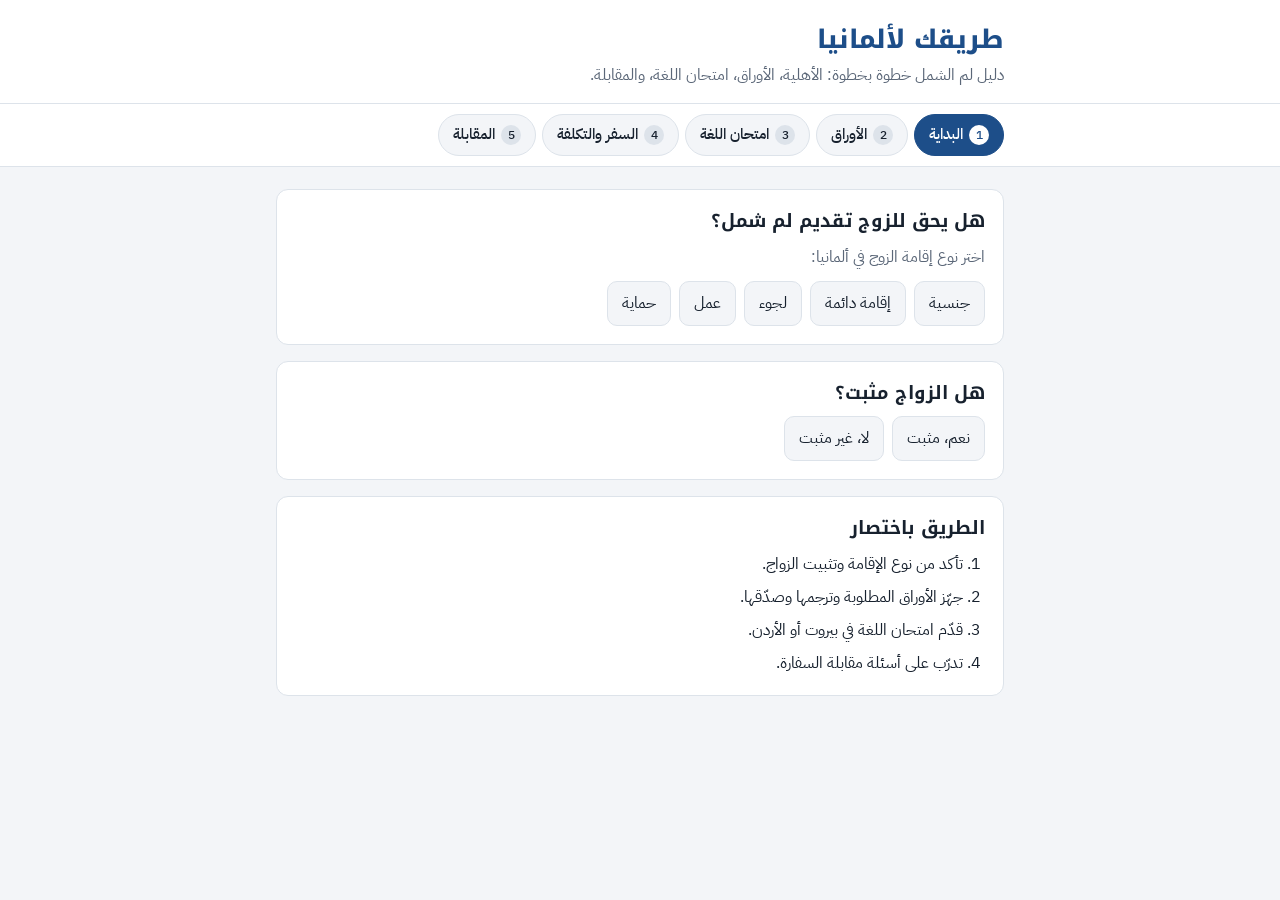
<file: lam-shamel/index.html>
<!doctype html>
<html lang="ar" dir="rtl">
<head>
<meta charset="utf-8">
<meta name="viewport" content="width=device-width, initial-scale=1, viewport-fit=cover">
<title>طريقك لألمانيا</title>
<meta name="claude:viewport-fit-sides" content="cover">
<link rel="preconnect" href="https://fonts.googleapis.com">
<link rel="stylesheet" href="https://fonts.googleapis.com/css2?family=IBM+Plex+Sans+Arabic:wght@400;500;700&family=Noto+Kufi+Arabic:wght@600;800&display=swap">
<style>
/* Layout: one narrow column, sticky tab bar, each tab = one step of the file */
:root{
  --bg:#f3f5f8; --card:#ffffff; --fg:#17212e; --muted:#5b6778; --line:#dde3ea;
  --ink:#1d4e89; --ink-soft:#e5eef9; --stamp:#b3261e; --stamp-soft:#fbe9e7;
  --ok:#1f7a4d; --ok-soft:#e3f4ea; --warn:#946200; --warn-soft:#fdf3d8;
  --f-display:"Noto Kufi Arabic","IBM Plex Sans Arabic",Tahoma,sans-serif;
  --f-body:"IBM Plex Sans Arabic",Tahoma,"Segoe UI",sans-serif;
}
@media (prefers-color-scheme: dark){:root:not([data-theme="light"]){
  --bg:#10161f; --card:#18212d; --fg:#e8edf3; --muted:#9aa7b8; --line:#2a3646;
  --ink:#7fb0ec; --ink-soft:#1c2c42; --stamp:#f08a80; --stamp-soft:#3a1f1d;
  --ok:#6fcf9b; --ok-soft:#173326; --warn:#e6c062; --warn-soft:#33290f; color-scheme:dark}}
:root[data-theme="dark"]{
  --bg:#10161f; --card:#18212d; --fg:#e8edf3; --muted:#9aa7b8; --line:#2a3646;
  --ink:#7fb0ec; --ink-soft:#1c2c42; --stamp:#f08a80; --stamp-soft:#3a1f1d;
  --ok:#6fcf9b; --ok-soft:#173326; --warn:#e6c062; --warn-soft:#33290f; color-scheme:dark}
*{box-sizing:border-box}
body{background:var(--bg);color:var(--fg);font-family:var(--f-body);font-size:16px;line-height:1.7;direction:rtl}
body::before{content:"";position:fixed;inset:0 0 auto;height:env(safe-area-inset-top,0px);z-index:10;background:var(--card)}
.wrap{max-width:760px;margin:0 auto;padding-left:max(16px,env(safe-area-inset-left,0px));padding-right:max(16px,env(safe-area-inset-right,0px))}
header.top{background:var(--card);border-bottom:1px solid var(--line)}
header.top .wrap{padding-block:22px 14px}
h1,h2,h3{font-family:var(--f-display);text-wrap:balance;margin:0;line-height:1.4}
h1{font-size:1.6rem;font-weight:800;color:var(--ink)}
.sub{color:var(--muted);margin:4px 0 0}
nav.tabs{position:sticky;top:env(safe-area-inset-top,0px);z-index:5;background:var(--card);border-bottom:1px solid var(--line)}
nav.tabs .wrap{display:flex;gap:6px;overflow-x:auto;padding-block:10px;scrollbar-width:none}
nav.tabs button{flex:0 0 auto;font:inherit;font-weight:500;font-size:.95rem;border:1px solid var(--line);background:var(--bg);color:var(--fg);padding:7px 14px;border-radius:999px;cursor:pointer;display:flex;gap:6px;align-items:center}
nav.tabs button .n{font-size:.75rem;background:var(--line);border-radius:999px;width:20px;height:20px;display:grid;place-items:center}
nav.tabs button[aria-selected="true"]{background:var(--ink);color:var(--card);border-color:var(--ink)}
nav.tabs button[aria-selected="true"] .n{background:var(--card);color:var(--ink)}
button:focus-visible,select:focus-visible,input:focus-visible{outline:3px solid var(--ink);outline-offset:2px}
main .wrap{padding-block:22px 48px;display:flex;flex-direction:column;gap:18px}
section[role=tabpanel]{display:flex;flex-direction:column;gap:16px}
.card{background:var(--card);border:1px solid var(--line);border-radius:12px;padding:18px}
.card h2{font-size:1.15rem;margin-bottom:10px}
.lead{font-size:1.05rem;margin:0}
.muted{color:var(--muted)}
.chips{display:flex;flex-wrap:wrap;gap:8px}
.chip{border:1px solid var(--line);background:var(--bg);color:var(--fg);font:inherit;padding:8px 14px;border-radius:10px;cursor:pointer}
.chip[aria-pressed="true"]{border-color:var(--ink);background:var(--ink-soft);color:var(--ink);font-weight:700}
.result{margin-top:14px;padding:12px 14px;border-radius:10px;font-weight:500}
.result.ok{background:var(--ok-soft);color:var(--ok)}
.result.no{background:var(--stamp-soft);color:var(--stamp)}
.note{background:var(--warn-soft);color:var(--warn);border-radius:10px;padding:10px 14px;font-size:.95rem}
.price-row{display:grid;grid-template-columns:repeat(auto-fit,minmax(200px,1fr));gap:12px}
.price{border:1px solid var(--line);border-radius:10px;padding:14px;display:flex;flex-direction:column;gap:2px}
.price b{font-family:var(--f-display);font-size:1.5rem;color:var(--ink);font-variant-numeric:tabular-nums}
.progress{display:flex;align-items:center;gap:12px}
.bar{flex:1;height:10px;background:var(--line);border-radius:99px;overflow:hidden}
.bar i{display:block;height:100%;background:var(--ok);width:0;transition:width .3s}
.group h3{font-size:1rem;color:var(--muted);margin:6px 0 8px}
.check{display:flex;gap:12px;align-items:flex-start;padding:12px 0;border-top:1px solid var(--line);cursor:pointer}
.check:first-of-type{border-top:0}
.check input{width:22px;height:22px;margin-top:3px;accent-color:var(--ok);flex:0 0 auto}
.check .t{font-weight:700}
.check .d{color:var(--muted);font-size:.93rem}
.check.done .t{text-decoration:line-through;color:var(--muted)}
.tag{display:inline-block;font-size:.75rem;font-weight:500;background:var(--warn-soft);color:var(--warn);border-radius:6px;padding:0 8px;margin-inline-start:6px}
.btn{font:inherit;font-weight:500;border:1px solid var(--ink);background:var(--ink);color:var(--card);padding:9px 18px;border-radius:10px;cursor:pointer}
.btn.ghost{background:transparent;color:var(--ink)}
.btn:disabled{opacity:.4;cursor:default}
.qcard{text-align:center;padding:28px 18px}
.qnum{color:var(--muted);font-size:.9rem}
.qtext{font-family:var(--f-display);font-size:1.45rem;font-weight:600;margin:10px 0 18px;min-height:2.6em;display:grid;place-items:center}
.qcard textarea{width:100%;font:inherit;border:1px solid var(--line);background:var(--bg);color:var(--fg);border-radius:10px;padding:10px;min-height:70px;resize:vertical}
.qnav{display:flex;justify-content:space-between;gap:10px;margin-top:14px}
ol.qlist{margin:0;padding-inline-start:22px;display:flex;flex-direction:column;gap:6px}
.field{display:flex;flex-direction:column;gap:6px}
.field label{font-weight:500;font-size:.95rem}
.exams{display:grid;gap:12px}
.exam{border:1px solid var(--line);border-radius:12px;padding:14px;display:grid;grid-template-columns:1fr auto;gap:4px 12px;background:var(--card)}
.exam .name{font-weight:700}
.exam .cost{font-family:var(--f-display);font-size:1.35rem;color:var(--ink);font-variant-numeric:tabular-nums;grid-row:span 2;align-self:center}
.exam .when{font-size:.92rem}
.exam .parts{grid-column:1/-1;font-size:.88rem;color:var(--muted);border-top:1px dashed var(--line);padding-top:6px;margin-top:4px}
.exam.na{opacity:.6}
.pill{display:inline-block;font-size:.78rem;border-radius:99px;padding:1px 10px;font-weight:500}
.pill.ok{background:var(--ok-soft);color:var(--ok)}
.pill.soon{background:var(--warn-soft);color:var(--warn)}
.pill.no{background:var(--stamp-soft);color:var(--stamp)}
.tbl{overflow-x:auto}
table{width:100%;border-collapse:collapse;font-size:.93rem}
th,td{text-align:right;padding:9px 8px;border-bottom:1px solid var(--line);vertical-align:top}
th{color:var(--muted);font-weight:500;font-size:.85rem}
td.num{font-variant-numeric:tabular-nums;font-weight:700;white-space:nowrap}
.calc{display:grid;grid-template-columns:repeat(auto-fit,minmax(200px,1fr));gap:12px}
select,input[type=number]{font:inherit;border:1px solid var(--line);background:var(--bg);color:var(--fg);border-radius:10px;padding:9px 10px;width:100%}
.total{display:flex;flex-direction:column;gap:4px;margin-top:16px;padding:16px;border-radius:12px;background:var(--ink-soft)}
.total .line{display:flex;justify-content:space-between;gap:10px;font-size:.95rem}
.total .sum{font-family:var(--f-display);font-size:1.8rem;color:var(--ink);font-variant-numeric:tabular-nums;border-top:1px solid var(--line);padding-top:8px;margin-top:4px;display:flex;justify-content:space-between}
@media (prefers-reduced-motion:reduce){*{transition:none!important}}
</style>
<style>body{margin:0}[hidden]{display:none!important}</style>
</head>
<body>

<header class="top"><div class="wrap">
  <h1>طريقك لألمانيا</h1>
  <p class="sub">دليل لم الشمل خطوة بخطوة: الأهلية، الأوراق، امتحان اللغة، والمقابلة.</p>
</div></header>

<nav class="tabs" aria-label="الأقسام"><div class="wrap" role="tablist">
  <button role="tab" id="t-start" data-tab="start" aria-selected="true"><span class="n">1</span>البداية</button>
  <button role="tab" id="t-docs" data-tab="docs" aria-selected="false"><span class="n">2</span>الأوراق</button>
  <button role="tab" id="t-lang" data-tab="lang" aria-selected="false"><span class="n">3</span>امتحان اللغة</button>
  <button role="tab" id="t-trip" data-tab="trip" aria-selected="false"><span class="n">4</span>السفر والتكلفة</button>
  <button role="tab" id="t-int" data-tab="int" aria-selected="false"><span class="n">5</span>المقابلة</button>
</div></nav>

<main><div class="wrap">

<!-- 1 START -->
<section role="tabpanel" id="p-start">
  <div class="card">
    <h2>هل يحق للزوج تقديم لم شمل؟</h2>
    <p class="muted" style="margin:0 0 10px">اختر نوع إقامة الزوج في ألمانيا:</p>
    <div class="chips" id="resChips"></div>
    <div id="resResult" class="result" hidden></div>
  </div>
  <div class="card">
    <h2>هل الزواج مثبت؟</h2>
    <div class="chips" id="marChips">
      <button class="chip" id="mar-yes" data-v="yes" aria-pressed="false">نعم، مثبت</button>
      <button class="chip" id="mar-no" data-v="no" aria-pressed="false">لا، غير مثبت</button>
    </div>
    <div id="marYes" class="result ok" hidden>ممتاز. ستحتاج صورة عن <b>صك أو قرار الزواج</b>. تابع إلى قسم الأوراق.</div>
    <div id="marNo" hidden style="margin-top:14px">
      <p style="margin:0 0 10px">يجب تثبيت الزواج أولاً. يوجد خياران:</p>
      <div class="price-row">
        <div class="price"><span>وكالة سفارة</span><b>250$</b><span class="muted">خدمة تثبيت زواج</span></div>
        <div class="price"><span>وكالة نوتار</span><b>850$</b><span class="muted">خدمة تثبيت زواج</span></div>
      </div>
    </div>
  </div>
  <div class="card">
    <h2>الطريق باختصار</h2>
    <ol class="qlist">
      <li>تأكد من نوع الإقامة وتثبيت الزواج.</li>
      <li>جهّز الأوراق المطلوبة وترجمها وصدّقها.</li>
      <li>قدّم امتحان اللغة في بيروت أو الأردن.</li>
      <li>تدرّب على أسئلة مقابلة السفارة.</li>
    </ol>
  </div>
</section>

<!-- 2 DOCS -->
<section role="tabpanel" id="p-docs" hidden>
  <div class="card">
    <div class="progress"><b id="docCount">0 / 0</b><div class="bar"><i id="docBar"></i></div></div>
    <p class="muted" style="margin:8px 0 0;font-size:.9rem">علّم على كل ورقة تجهزت. تبقى العلامات محفوظة على جهازك.</p>
  </div>
  <div id="docGroups" style="display:flex;flex-direction:column;gap:16px"></div>
  <div class="note">معظم الأوراق تحتاج: <b>ترجمة</b> + <b>تصديق الخارجية</b>. بيان الزواج والبيان العائلي يحتاجان أيضاً <b>تصديق السفارة الألمانية في بيروت</b>.</div>
</section>

<!-- 3 LANG -->
<section role="tabpanel" id="p-lang" hidden>
  <div class="card">
    <h2>ابحث عن امتحان</h2>
    <div class="field"><label>المستوى</label><div class="chips" id="lvlChips"></div></div>
    <div class="field" style="margin-top:12px"><label>المكان</label><div class="chips" id="placeChips"></div></div>
  </div>
  <div class="exams" id="examList"></div>
  <div class="card">
    <h2>ماذا يشمل السعر؟</h2>
    <div class="tbl"><table>
      <thead><tr><th>المعهد</th><th>يشمل</th><th>إضافات / خصومات</th></tr></thead>
      <tbody id="inclBody"></tbody>
    </table></div>
  </div>
  <div class="note">صلاحية شهادة اللغة <b>سنة واحدة</b> في جميع المعاهد.</div>
</section>

<!-- 4 TRIP -->
<section role="tabpanel" id="p-trip" hidden>
  <div class="card">
    <h2>احسب التكلفة التقريبية</h2>
    <div class="calc">
      <div class="field"><label for="cLvl">المستوى</label><select id="cLvl"></select></div>
      <div class="field"><label for="cInst">المعهد والمكان</label><select id="cInst"></select></div>
      <div class="field" id="fRoom"><label for="cRoom">المبيت في لبنان</label>
        <select id="cRoom"><option value="150">غرفة مفردة (150$)</option><option value="125">غرفة مشتركة بنات (125$)</option></select></div>
      <div class="field" id="fBus" hidden><label for="cBus">المواصلات للأردن</label>
        <select id="cBus"><option value="30">باصات (30$)</option><option value="100">سيارة ركاب (100$)</option></select></div>
      <div class="field" id="fNights" hidden><label for="cNights">عدد الليالي بالفندق</label>
        <input type="number" id="cNights" min="0" max="10" value="1"></div>
    </div>
    <div class="total" id="total"></div>
    <p class="muted" style="font-size:.85rem;margin:8px 0 0">تقدير فقط حسب الأسعار في الملف. لا يشمل الإضافات الاختيارية (نتيجة مستعجلة، مرافق).</p>
  </div>
  <div class="card">
    <h2>لبنان</h2>
    <p style="margin:0">الانطلاق الساعة 3 عصراً قبل الامتحان بيوم، استلام الفندق، ثم التوجه لمركز الفحص صباح اليوم التالي.</p>
    <div class="price-row" style="margin-top:12px">
      <div class="price"><span>غرفة مفردة</span><b>150$</b><span class="muted">سفر + مبيت</span></div>
      <div class="price"><span>غرفة مشتركة (بنات)</span><b>125$</b><span class="muted">سفر + مبيت</span></div>
    </div>
  </div>
  <div class="card">
    <h2>الأردن</h2>
    <div class="tbl"><table><tbody>
      <tr><td>تصريح الدخول</td><td class="num">130$</td></tr>
      <tr><td>مواصلات ذهاب وإياب</td><td class="num">باص 30$ · سيارة 100$</td></tr>
      <tr><td>الفندق (مع الفطور)</td><td class="num">50$ / ليلة</td></tr>
      <tr><td>مواصلات داخلية</td><td class="num">25$</td></tr>
    </tbody></table></div>
  </div>
</section>

<!-- 5 INTERVIEW -->
<section role="tabpanel" id="p-int" hidden>
  <div class="card qcard">
    <div class="qnum" id="qNum"></div>
    <div class="qtext" id="qText"></div>
    <textarea id="qAns" placeholder="اكتبي جوابك هنا للتدريب (يُحفظ على جهازك)"></textarea>
    <div class="qnav">
      <button class="btn ghost" id="qPrev">→ السابق</button>
      <button class="btn" id="qNext">التالي ←</button>
    </div>
  </div>
  <div class="card">
    <h2>كل الأسئلة</h2>
    <ol class="qlist" id="qAll"></ol>
  </div>
  <div class="note">جاوبي بصدق وبنفس المعلومات الموجودة في الأوراق. ركّزي على التواريخ: تاريخ تثبيت الزواج، وتاريخ دخول الزوج لألمانيا.</div>
</section>

</div></main>

<script>
const store={get(k,d){try{const v=localStorage.getItem(k);return v?JSON.parse(v):d}catch(e){return d}},set(k,v){try{localStorage.setItem(k,JSON.stringify(v))}catch(e){}}};

/* Tabs */
const tabs=[...document.querySelectorAll('[role=tab]')];
function openTab(id){tabs.forEach(t=>{const on=t.dataset.tab===id;t.setAttribute('aria-selected',on);document.getElementById('p-'+t.dataset.tab).hidden=!on});store.set('tab',id)}
tabs.forEach(t=>t.onclick=()=>{openTab(t.dataset.tab);window.scrollTo({top:0})});
openTab(store.get('tab','start'));

/* 1. Eligibility */
const RES=[["جنسية",1],["إقامة دائمة",1],["لجوء",1],["عمل",1],["حماية",0]];
const resChips=document.getElementById('resChips'),resResult=document.getElementById('resResult');
RES.forEach(([n,ok],i)=>{const b=document.createElement('button');b.className='chip';b.id='res-'+i;b.textContent=n;b.setAttribute('aria-pressed','false');
  b.onclick=()=>{[...resChips.children].forEach(c=>c.setAttribute('aria-pressed',c===b));resResult.hidden=false;
    resResult.className='result '+(ok?'ok':'no');resResult.textContent=ok?'نعم، يحق له تقديم لم شمل.':'للأسف، أصحاب إقامة الحماية غير مشمولين بلم الشمل.'};resChips.appendChild(b)});
document.querySelectorAll('#marChips .chip').forEach(b=>b.onclick=()=>{document.querySelectorAll('#marChips .chip').forEach(c=>c.setAttribute('aria-pressed',c===b));
  document.getElementById('marYes').hidden=b.dataset.v!=='yes';document.getElementById('marNo').hidden=b.dataset.v!=='no'});

/* 2. Documents */
const DOCS=[
 ["أوراق الزوجة",[
  ["صك الزواج","صادر من المحكمة الشرعية، مترجم، ومصدق خارجية"],
  ["الوكالات (إن وجدت)","مترجمة ومصدقة خارجية — لتثبيت الزواج إن لم يكن مثبتاً"],
  ["بيان زواج","مترجم، مصدق خارجية، ومصدق السفارة الألمانية في بيروت"],
  ["بيان عائلي","مترجم، مصدق خارجية، ومصدق السفارة الألمانية في بيروت"],
  ["بيان ولادة للزوجة","مترجم، ومصدق خارجية"],
  ["إخراج قيد فردي للزوجة","مترجم، ومصدق خارجية"],
  ["أوراق الطلاق السابق (إن وجد)","قرار طلاق + بيان طلاق، مترجمين ومصدقين خارجية والسفارة. للزوجة أو للزوج"]]],
 ["أوراق الزوج (من ألمانيا)",[
  ["شهادة السكن (Meldebescheinigung)","حديثة، تاريخها أقل من 6 شهور"],
  ["عقد البيت","المساحة 17 متر مربع للشخص الواحد على الأقل"],
  ["إثبات الشخصية","هوية ألمانية، أو جواز ألماني للمجنّس + شهادة التجنيس"],
  ["بيان حركة","لبيان تواريخ الدخول والخروج"],
  ["إثبات العمل","عقد العمل وبيان الراتب","إقامة دائمة ولجوء"],
  ["البيشايد (Bescheid)","لأصحاب الإقامة الدائمة واللجوء","إقامة دائمة ولجوء"]]]];
let done=store.get('docs',{});
const docGroups=document.getElementById('docGroups');let total=0;
DOCS.forEach(([g,items],gi)=>{const c=document.createElement('div');c.className='card group';c.innerHTML='<h3>'+g+'</h3>';
  items.forEach(([t,d,tag],i)=>{total++;const id='doc-'+gi+'-'+i;const l=document.createElement('label');l.className='check';
    l.innerHTML='<input type="checkbox" id="'+id+'"><div><div class="t">'+t+(tag?'<span class="tag">'+tag+'</span>':'')+'</div><div class="d">'+d+'</div></div>';
    const cb=l.querySelector('input');cb.checked=!!done[id];l.classList.toggle('done',cb.checked);
    cb.onchange=()=>{done[id]=cb.checked;l.classList.toggle('done',cb.checked);store.set('docs',done);upd()};c.appendChild(l)});
  docGroups.appendChild(c)});
function upd(){const n=Object.values(done).filter(Boolean).length;document.getElementById('docCount').textContent=n+' / '+total;document.getElementById('docBar').style.width=(n/total*100)+'%'}
upd();

/* 3. Language exams */
const EX=[
 ["A1","غوتة","بيروت",260,"متاح شهر 12 (2026) وشهر 1 (2027)","ok",""],
 ["A1","غوتة","الأردن",240,"غير متاح حالياً، سيفتح قريباً لعام 2027","soon",""],
 ["A1","ÖSD","بيروت",400,"شهر 11 و 12 (2027)","ok","قسم محادثة أو كتابي فقط: 300$"],
 ["A1","ÖSD","الأردن",250,"شهر 11 و 12 (2027)","ok","قسم محادثة: 110$ · قسم كتابي: 180$"],
 ["A2","غوتة","بيروت",280,"متاح شهر 12 (2026) وشهر 1 (2027)","ok",""],
 ["A2","غوتة","الأردن",260,"متاح شهر 12 (2026)","ok",""],
 ["A2","ÖSD","بيروت",420,"شهر 11 و 12 (2027)","ok","قسم كتابي أو محادثة فقط: 300$"],
 ["A2","ÖSD","الأردن",null,"غير متاح","no",""],
 ["B1","غوتة","بيروت",300,"متاح شهر 1 (2027)","ok","أول قسم: 140$ · كل قسم إضافي: 110$"],
 ["B1","غوتة","الأردن",260,"غير متاح حالياً، مواعيد لعام 2027","soon","أول قسم: 140$ · كل قسم إضافي: 105$"],
 ["B1","ÖSD","بيروت",420,"شهر 11 و 12 (2027)","ok","شفهي: 295$ · كتابي: قسم 235$، قسمين 325$، ثلاثة 375$"],
 ["B1","ÖSD","الأردن",275,"متاح","ok","أول قسم: 150$ · قسمين: 190$ · 3 أقسام: 235$"],
 ["B2","غوتة","بيروت",340,"متاح شهر 1 (2027)","ok","أول قسم: 160$ · كل قسم إضافي: 120$"],
 ["B2","غوتة","الأردن",300,"غير متاح حالياً، مواعيد لعام 2027","soon","أول قسم: 140$ · كل قسم إضافي: 105$"],
 ["B2","ÖSD","بيروت",475,"شهر 11 و 12 (2026)","ok","لا يمكن تقديم أقسام منفصلة"],
 ["B2","ÖSD","الأردن",300,"متاح","ok","أول قسم: 150$ · قسمين: 260$"]];
const PILL={ok:"متاح",soon:"قريباً",no:"غير متاح"};
let lvl=store.get('lvl','A1'),place=store.get('place','الكل');
function chipRow(el,vals,cur,set){el.innerHTML='';vals.forEach(v=>{const b=document.createElement('button');b.className='chip';b.id=el.id+'-'+v;b.textContent=v;b.setAttribute('aria-pressed',v===cur);b.onclick=()=>set(v);el.appendChild(b)})}
function renderEx(){
  chipRow(document.getElementById('lvlChips'),["A1","A2","B1","B2"],lvl,v=>{lvl=v;store.set('lvl',v);renderEx()});
  chipRow(document.getElementById('placeChips'),["الكل","بيروت","الأردن"],place,v=>{place=v;store.set('place',v);renderEx()});
  const list=document.getElementById('examList');list.innerHTML='';
  EX.filter(e=>e[0]===lvl&&(place==='الكل'||e[2]===place)).sort((a,b)=>(a[3]??1e9)-(b[3]??1e9)).forEach(e=>{
    const d=document.createElement('div');d.className='exam'+(e[5]==='no'?' na':'');
    d.innerHTML='<div class="name">'+e[1]+' — '+e[2]+' <span class="pill '+e[5]+'">'+PILL[e[5]]+'</span></div><div class="cost">'+(e[3]?e[3]+'$':'—')+'</div><div class="when muted">'+e[4]+'</div>'+(e[6]?'<div class="parts">تقديم أقسام منفصلة: '+e[6]+'</div>':'');
    list.appendChild(d)})}
renderEx();
const INCL=[["غوتة بيروت","رسوم الامتحان","تصريح دخول لبنان مجاناً. يرسل المعهد استمارة قبل 10 أيام لتعبئتها للتراخيص"],
 ["غوتة الأردن","رسوم الامتحان","—"],
 ["ÖSD بيروت","التسجيل + تصريح الدخول + استلام الشهادة","+90$ نتيجة مستعجلة · +85$ لإضافة مرافق · −85$ إن لم ترغب بتصريح الدخول"],
 ["ÖSD الأردن","التسجيل للامتحان فقط","+30$ للحصول على الشهادة واستلامها"]];
document.getElementById('inclBody').innerHTML=INCL.map(r=>'<tr><td><b>'+r[0]+'</b></td><td>'+r[1]+'</td><td>'+r[2]+'</td></tr>').join('');

/* 4. Cost calculator */
const cLvl=document.getElementById('cLvl'),cInst=document.getElementById('cInst');
cLvl.innerHTML=["A1","A2","B1","B2"].map(v=>'<option>'+v+'</option>').join('');
function fillInst(){const opts=EX.filter(e=>e[0]===cLvl.value&&e[3]);const prev=cInst.value;
  cInst.innerHTML=opts.map(e=>'<option value="'+e[1]+'|'+e[2]+'">'+e[1]+' — '+e[2]+' ('+e[3]+'$)</option>').join('');
  if([...cInst.options].some(o=>o.value===prev))cInst.value=prev;calc()}
function calc(){const [inst,pl]=cInst.value.split('|');const e=EX.find(x=>x[0]===cLvl.value&&x[1]===inst&&x[2]===pl);
  const jo=pl==='الأردن';document.getElementById('fRoom').hidden=jo;document.getElementById('fBus').hidden=!jo;document.getElementById('fNights').hidden=!jo;
  const lines=[["رسوم الامتحان ("+inst+" "+pl+")",e[3]]];
  if(jo){const n=Math.max(0,Math.min(10,+document.getElementById('cNights').value||0));
    lines.push(["تصريح دخول الأردن",130],["مواصلات ذهاب وإياب",+document.getElementById('cBus').value],["الفندق: "+n+" ليلة × 50$",n*50],["مواصلات داخلية",25]);
    if(inst==='ÖSD')lines.push(["استلام الشهادة (ÖSD الأردن)",30])}
  else lines.push(["السفر والمبيت في لبنان",+document.getElementById('cRoom').value]);
  const sum=lines.reduce((a,l)=>a+l[1],0);
  document.getElementById('total').innerHTML=lines.map(l=>'<div class="line"><span>'+l[0]+'</span><span>'+l[1]+'$</span></div>').join('')+'<div class="sum"><span>المجموع</span><span>'+sum+'$</span></div>'}
cLvl.onchange=fillInst;['cInst','cRoom','cBus','cNights'].forEach(id=>document.getElementById(id).addEventListener('input',calc));
fillInst();

/* 5. Interview */
const Q=["شو اسم زوجك؟","قديش مواليده؟","وين ثبتو الزواج تبعكم؟","إيمتى ثبتو الزواج بالمحكمة؟ / خارج المحكمة؟","مين كان وكيلك؟","مين وكيل زوجك؟","قديش كان مهرك؟","مين بيصرف عليكي؟","كيف تعرفتي على زوجك؟","صار في حفلة خطبة أو زواج؟","شو بيشتغل زوجك؟","قديش بيقبض؟","وين ساكن زوجك؟","إلك قرايبين بألمانيا؟","ناوية تشتغلي؟","إيمتى دخل زوجك لألمانيا أول مرة؟","تزوجتو بشكل فعلي؟"];
let qi=0,ans=store.get('ans',{});const qAns=document.getElementById('qAns');
function showQ(){document.getElementById('qNum').textContent='سؤال '+(qi+1)+' من '+Q.length;document.getElementById('qText').textContent=Q[qi];
  qAns.value=ans[qi]||'';document.getElementById('qPrev').disabled=qi===0;document.getElementById('qNext').disabled=qi===Q.length-1}
qAns.oninput=()=>{ans[qi]=qAns.value;store.set('ans',ans)};
document.getElementById('qPrev').onclick=()=>{qi--;showQ()};document.getElementById('qNext').onclick=()=>{qi++;showQ()};
document.getElementById('qAll').innerHTML=Q.map((q,i)=>'<li><a href="#" data-i="'+i+'" style="color:inherit">'+q+'</a></li>').join('');
document.getElementById('qAll').onclick=e=>{const a=e.target.closest('a');if(!a)return;e.preventDefault();qi=+a.dataset.i;showQ();window.scrollTo({top:0,behavior:'smooth'})};
showQ();
</script>

</body>
</html>
</file>
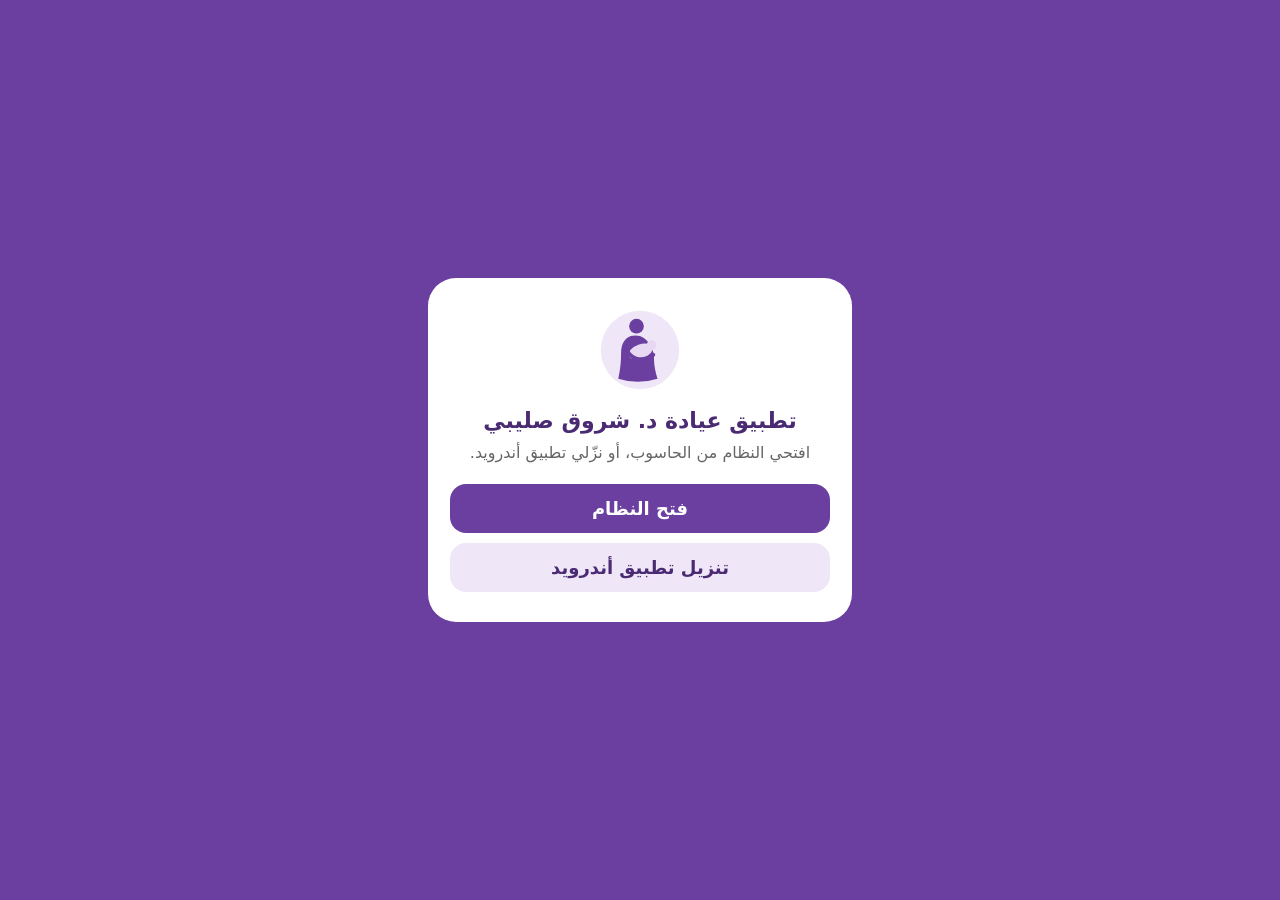
<file: app.html>
<!doctype html>
<html lang="ar" dir="rtl">
<head>
<meta charset="utf-8">
<meta name="viewport" content="width=device-width, initial-scale=1">
<title>تنزيل تطبيق عيادة د. شروق صليبي</title>
<style>
  body{margin:0;min-height:100vh;display:flex;align-items:center;justify-content:center;background:#6B3FA0;font-family:system-ui,-apple-system,sans-serif;color:#fff;text-align:center;padding:24px;box-sizing:border-box}
  .c{background:#fff;color:#222;border-radius:28px;padding:30px 22px;max-width:380px;width:100%}
  h1{font-size:22px;margin:12px 0 6px;color:#4A2A73}
  p{color:#666;margin:6px 0 16px;line-height:1.8}
  a.btn{display:block;background:#6B3FA0;color:#fff;text-decoration:none;padding:14px;border-radius:16px;font-weight:700;font-size:18px;margin-top:10px}
  a.alt{background:#EFE6F7;color:#4A2A73}
  ol{text-align:right;line-height:2;padding-right:22px;margin:8px 0 14px;color:#333}
  .hide{display:none}
</style>
</head>
<body><div class="c">
  <svg width="84" height="84" viewBox="0 0 120 120"><circle cx="60" cy="60" r="56" fill="#EFE6F7"/><circle cx="55" cy="26" r="10.5" fill="#6B3FA0"/><path d="M47 40 C38 43 33 52 33 64 C33 80 31 92 29 101 Q57 110 85 101 C82 91 80 82 80 72 C80 58 72 45 60 40 C56 39 51 39 47 40 Z" fill="#6B3FA0"/><ellipse cx="61" cy="62" rx="18" ry="10" transform="rotate(-20 61 62)" fill="#E9D8F4"/><circle cx="76.5" cy="53" r="7" fill="#E9D8F4"/><path d="M41 57 C44 73 62 78 79 67" fill="none" stroke="#6B3FA0" stroke-width="5.5" stroke-linecap="round"/></svg>
  <h1>تطبيق عيادة د. شروق صليبي</h1>
  <div id="android">
    <p>يبدأ تنزيل التطبيق الآن. إذا لم يبدأ، اضغطي الزر.</p>
    <a class="btn" href="https://github.com/mohamedfayzyasenalsabagh-create/clinic-shurouq/releases/latest/download/clinic-shurouq.apk">تنزيل التطبيق (أندرويد)</a>
    <p style="font-size:14px;margin-top:14px">بعد التنزيل افتحي الملف واختاري «تثبيت». قد يطلب الجوال السماح بالتثبيت من هذا المصدر أول مرة.</p>
  </div>
  <div id="ios" class="hide">
    <p>التطبيق متاح على أندرويد. على الآيفون استخدمي النظام من المتصفح، ويعمل كتطبيق تماماً:</p>
    <ol>
      <li>اضغطي الزر في الأسفل ليُفتح النظام في Safari.</li>
      <li>اضغطي زر المشاركة <b>⬆︎</b> أسفل الشاشة.</li>
      <li>اختاري «إضافة إلى الشاشة الرئيسية».</li>
    </ol>
    <a class="btn" href="./">فتح النظام</a>
  </div>
  <div id="desk" class="hide">
    <p>افتحي النظام من الحاسوب، أو نزّلي تطبيق أندرويد.</p>
    <a class="btn" href="./">فتح النظام</a>
    <a class="btn alt" href="https://github.com/mohamedfayzyasenalsabagh-create/clinic-shurouq/releases/latest/download/clinic-shurouq.apk">تنزيل تطبيق أندرويد</a>
  </div>
</div>
<script>
  var ua = navigator.userAgent || "";
  var ios = /iPhone|iPad|iPod/i.test(ua) || (/Macintosh/.test(ua) && navigator.maxTouchPoints > 1);
  var android = /Android/i.test(ua);
  if (ios) { document.getElementById("android").className = "hide"; document.getElementById("ios").className = ""; }
  else if (!android) { document.getElementById("android").className = "hide"; document.getElementById("desk").className = ""; }
  else { setTimeout(function () { location.href = "https://github.com/mohamedfayzyasenalsabagh-create/clinic-shurouq/releases/latest/download/clinic-shurouq.apk"; }, 800); }
</script>
</body>
</html>
</file>
